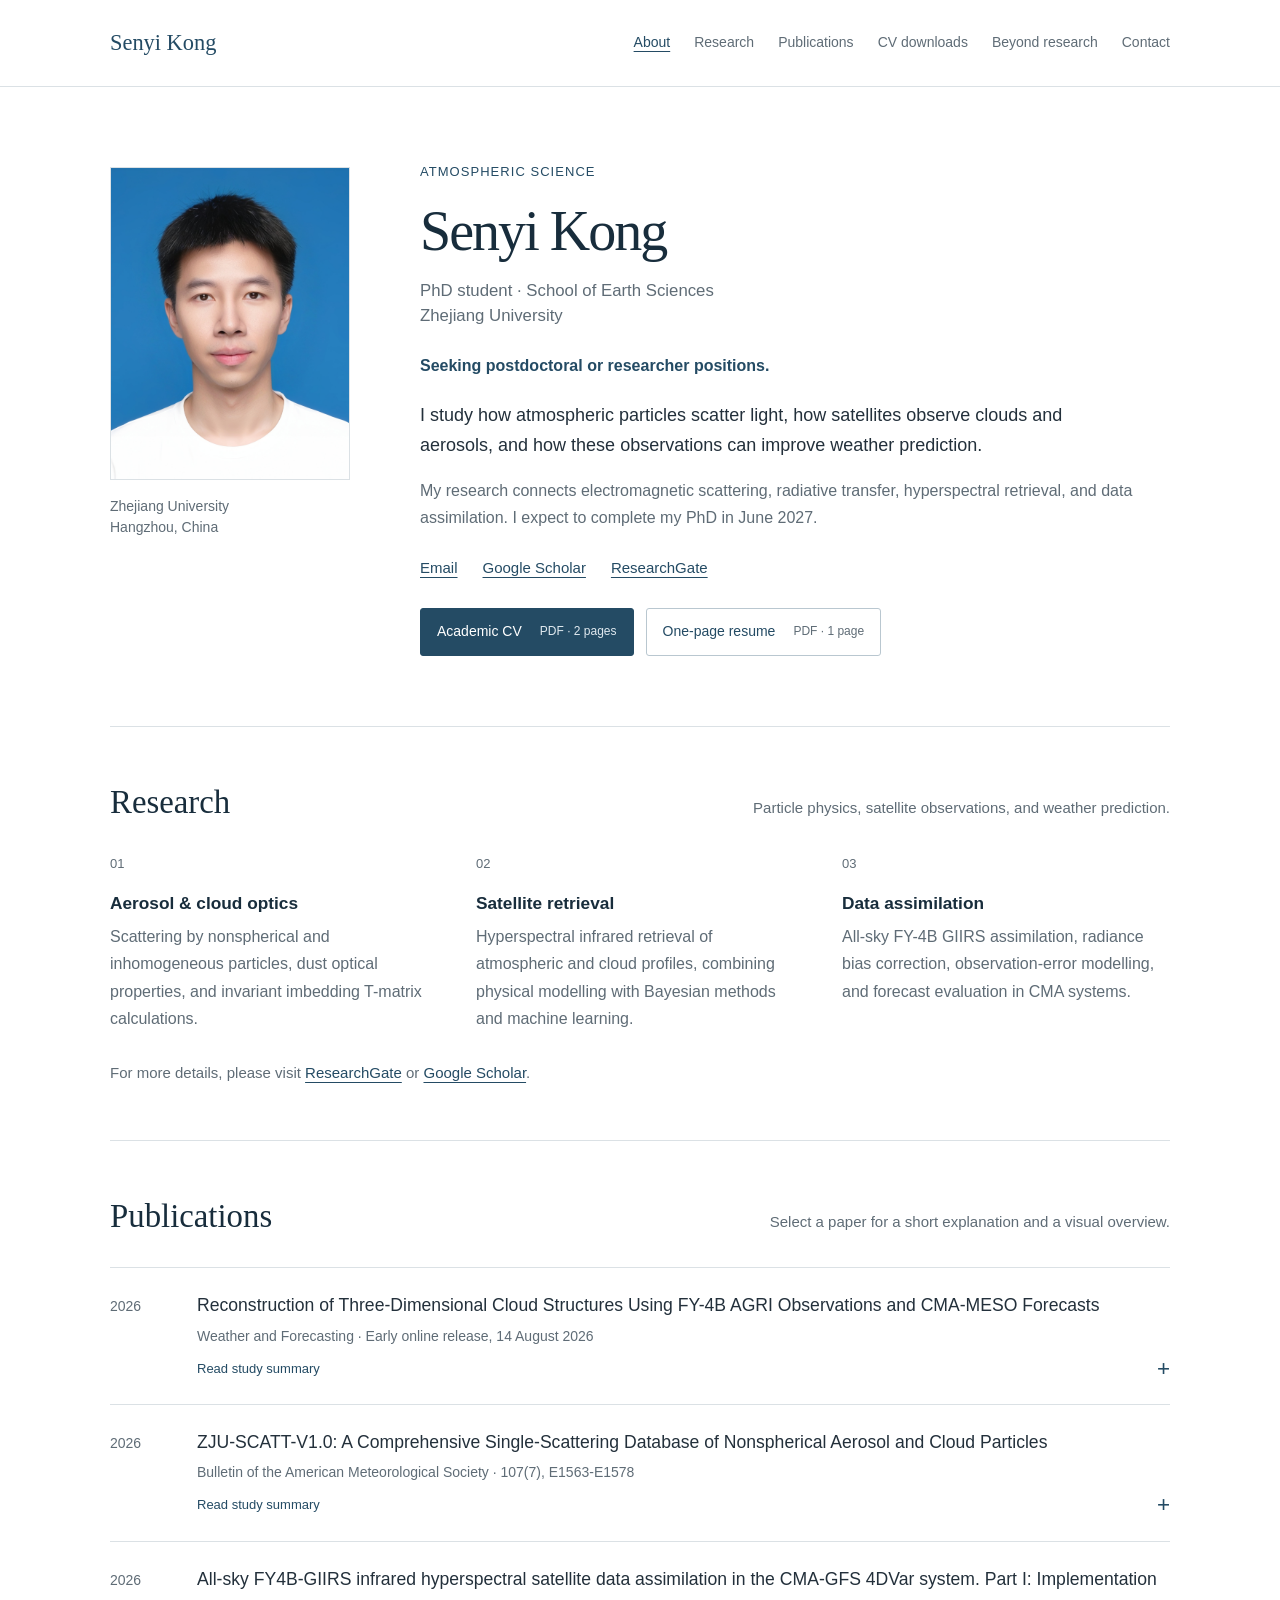
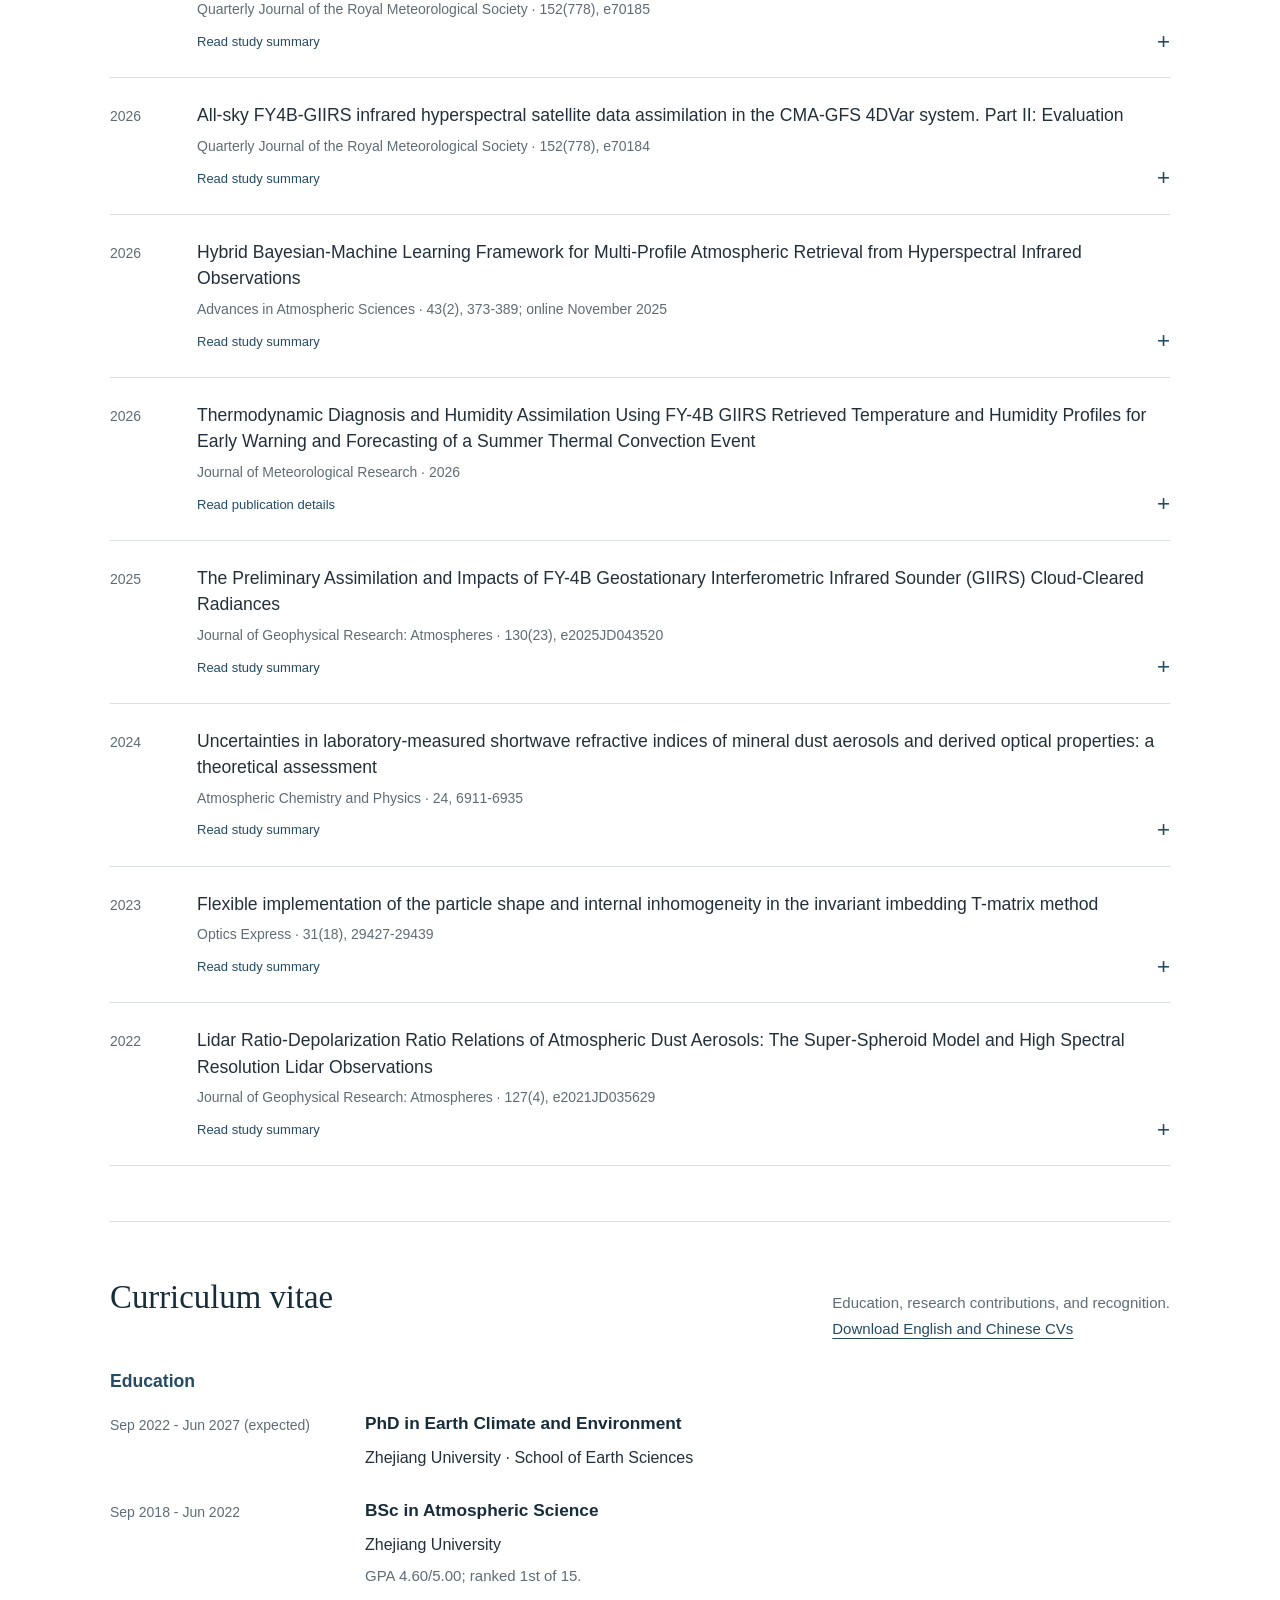
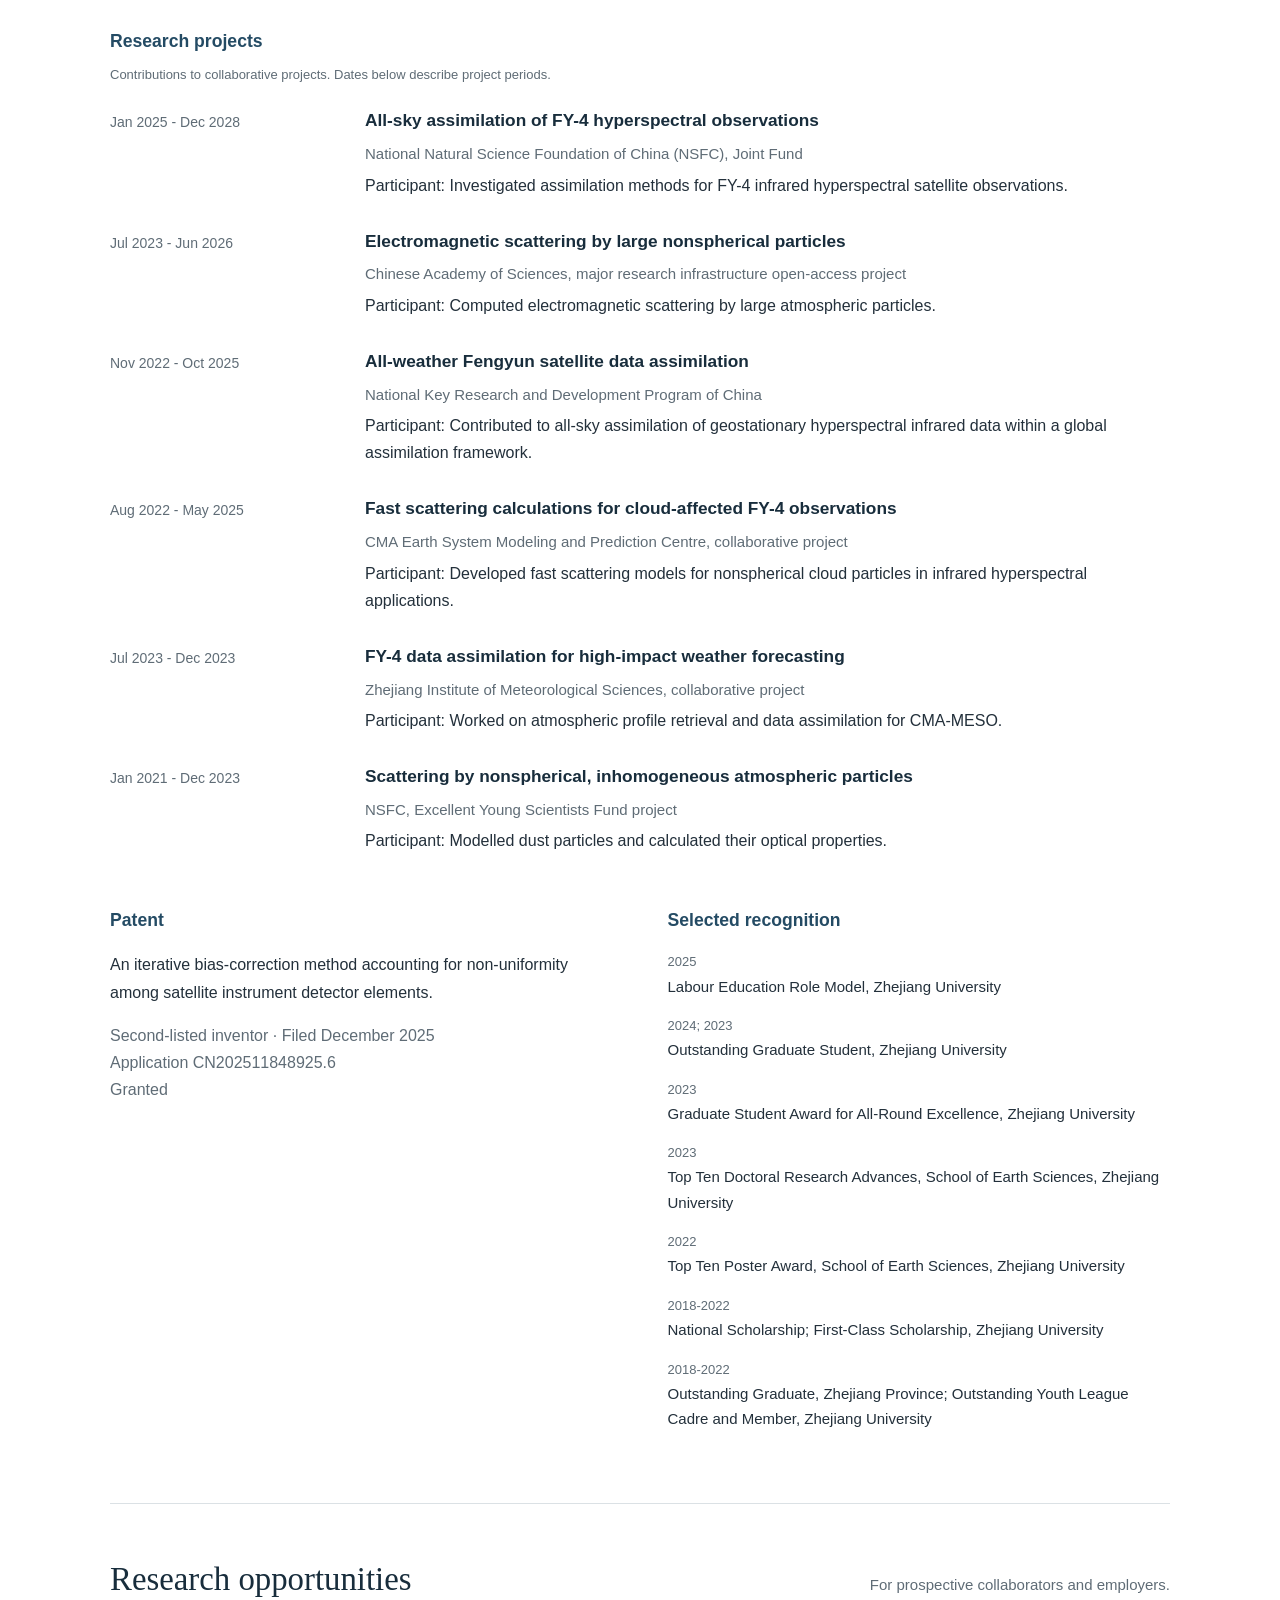
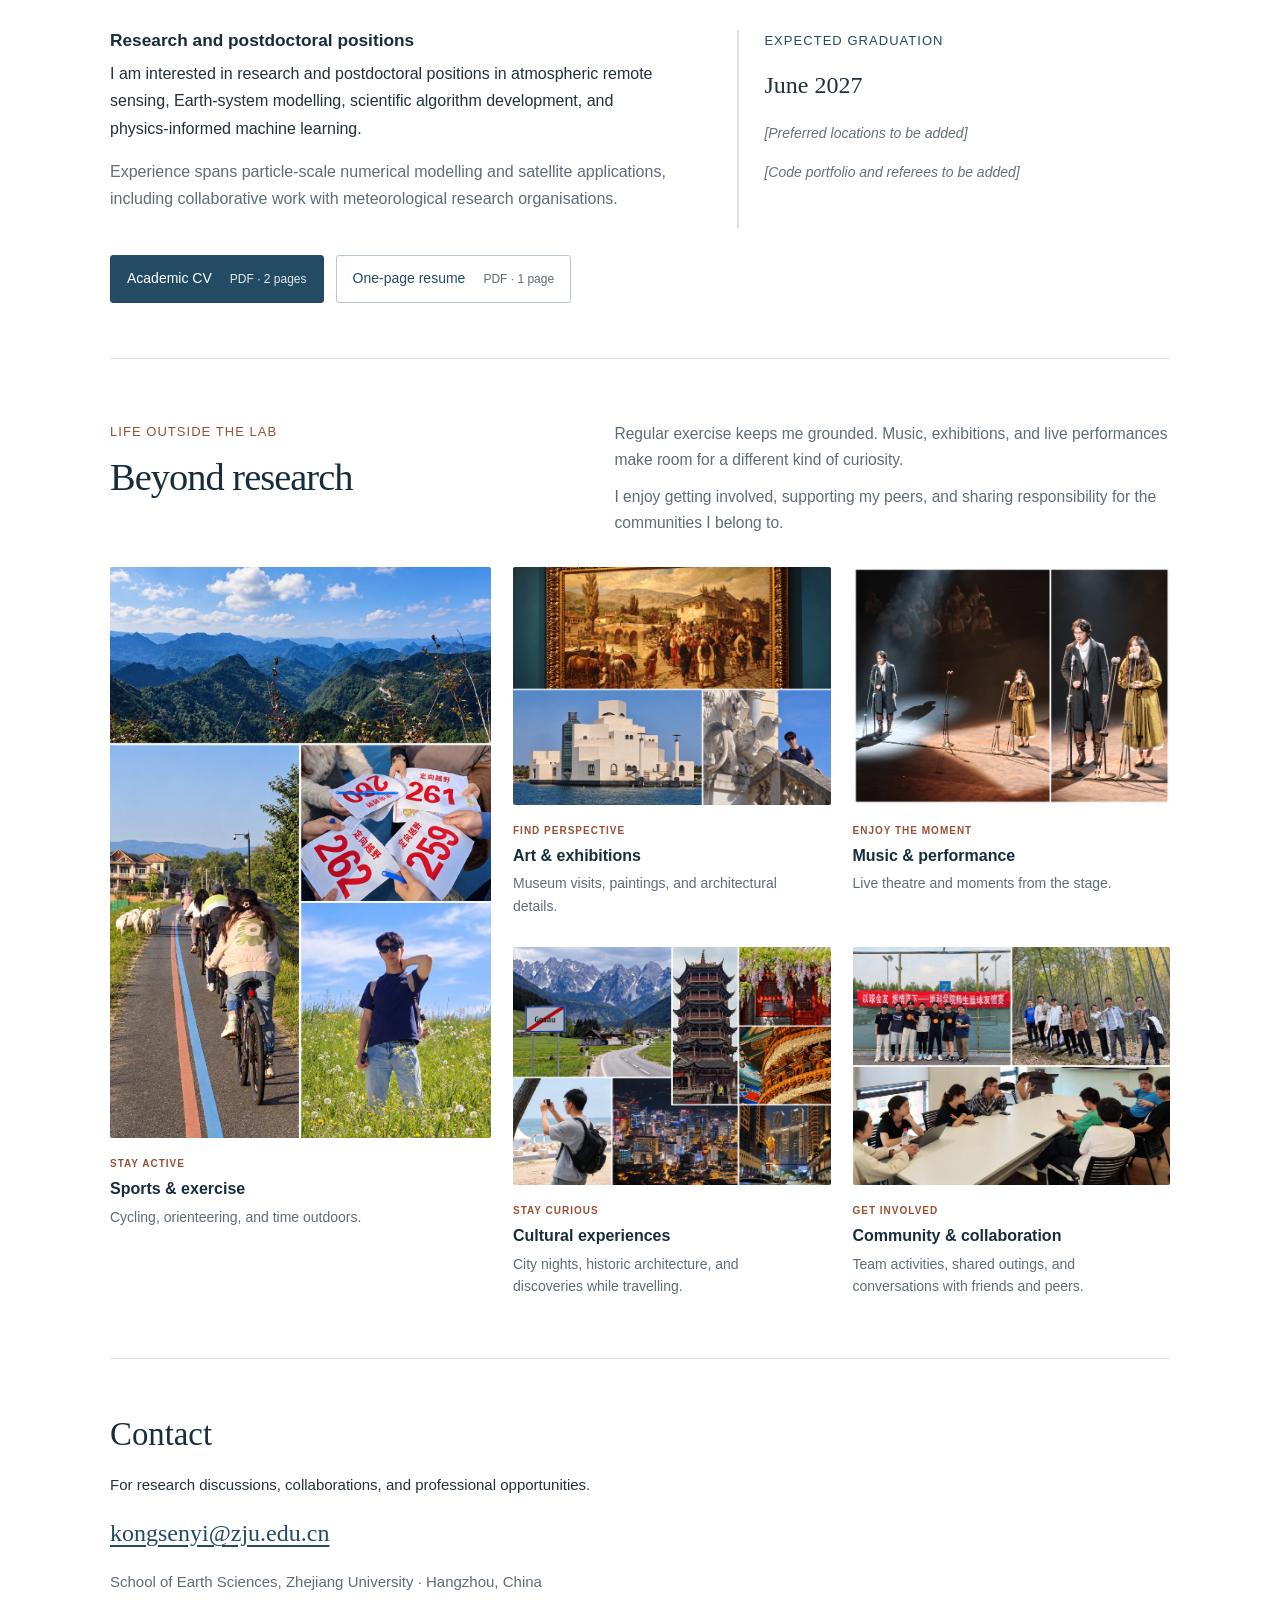
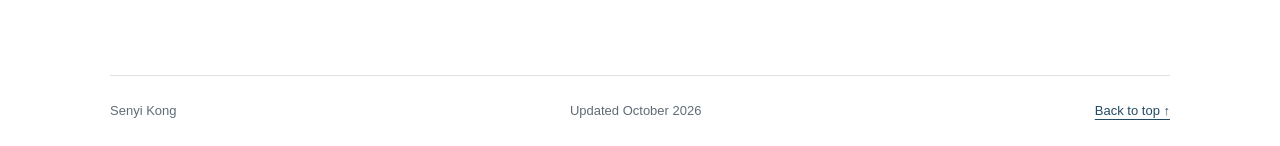
<file: index.html>
<!DOCTYPE html>

<html lang="en">
<head>
<meta charset="utf-8"/><meta content="width=device-width,initial-scale=1" name="viewport"/>
<title>Senyi Kong | Atmospheric Science &amp; Research</title>
<meta content="Senyi Kong, PhD student at Zhejiang University. Atmospheric optics, satellite remote sensing, data assimilation, publications, and English CV." name="description"/>
<meta content="#18364d" name="theme-color"/>
<link href="https://senyi-kong.github.io/" rel="canonical"/>
<link href="data:image/svg+xml,%3Csvg xmlns='http://www.w3.org/2000/svg' viewBox='0 0 64 64'%3E%3Crect width='64' height='64' rx='16' fill='%230b1e35'/%3E%3Ccircle cx='32' cy='32' r='15' fill='none' stroke='%2392bbdf' stroke-width='3'/%3E%3Cpath d='M11 38c14-8 27-10 42-4' fill='none' stroke='%23e9f0f5' stroke-width='3' stroke-linecap='round'/%3E%3Ccircle cx='47' cy='34' r='4' fill='%23de8f62'/%3E%3C/svg%3E" rel="icon"/>
<link href="./styles.css?v=20261006-beyond" rel="stylesheet"/>
</head>
<body>
<a class="skip-link" href="#main">Skip to content</a>
<header class="site-header"><div class="shell nav-wrap">
<a aria-label="Senyi Kong home" class="wordmark" href="#top">Senyi Kong</a>
<nav aria-label="Primary navigation"><a href="#about">About</a><a href="#research">Research</a><a href="#publications">Publications</a><a href="cv/">CV downloads</a><a href="#personal">Beyond research</a><a href="#contact">Contact</a></nav>
</div></header>
<main id="main">
<section aria-labelledby="name" class="intro shell" id="top">
<figure class="portrait-panel">
<img alt="Portrait of Senyi Kong" class="portrait" fetchpriority="high" height="3408" src="assets/senyi-kong-portrait.jpg" width="2614"/>
<figcaption>Zhejiang University<br/>Hangzhou, China</figcaption></figure>
<div class="intro-copy" id="about"><p class="eyebrow">Atmospheric science</p><h1 id="name">Senyi Kong</h1><p class="role">PhD student · School of Earth Sciences<br/>Zhejiang University</p>
<p class="opportunity-status"><strong>Seeking postdoctoral or researcher positions.</strong></p>
<p class="intro-description">I study how atmospheric particles scatter light, how satellites observe clouds and aerosols, and how these observations can improve weather prediction.</p>
<p class="secondary">My research connects electromagnetic scattering, radiative transfer, hyperspectral retrieval, and data assimilation. I expect to complete my PhD in June 2027.</p>
<div class="profile-links"><a href="mailto:kongsenyi@zju.edu.cn">Email</a><a href="https://scholar.google.com/citations?user=Wslg8nAAAAAJ&amp;hl=en" rel="noreferrer" target="_blank">Google Scholar</a><a href="https://www.researchgate.net/profile/Senyi_Kong/research" rel="noreferrer" target="_blank">ResearchGate</a></div>
<div class="download-links"><a class="button primary" download="" href="assets/Senyi-Kong-CV-English.pdf">Academic CV <span>PDF · 2 pages</span></a><a class="button" download="" href="assets/Senyi-Kong-Resume-One-Page.pdf">One-page resume <span>PDF · 1 page</span></a></div>
</div></section>
<section aria-labelledby="research-title" class="section shell" id="research"><div class="section-header"><h2 id="research-title">Research</h2><p>Particle physics, satellite observations, and weather prediction.</p></div>
<div class="research-grid">
<article><span class="section-number">01</span><h3>Aerosol &amp; cloud optics</h3><p>Scattering by nonspherical and inhomogeneous particles, dust optical properties, and invariant imbedding T-matrix calculations.</p></article>
<article><span class="section-number">02</span><h3>Satellite retrieval</h3><p>Hyperspectral infrared retrieval of atmospheric and cloud profiles, combining physical modelling with Bayesian methods and machine learning.</p></article>
<article><span class="section-number">03</span><h3>Data assimilation</h3><p>All-sky FY-4B GIIRS assimilation, radiance bias correction, observation-error modelling, and forecast evaluation in CMA systems.</p></article>
</div><p class="research-profiles">For more details, please visit <a href="https://www.researchgate.net/profile/Senyi_Kong/research" rel="noreferrer" target="_blank">ResearchGate</a> or <a href="https://scholar.google.com/citations?user=Wslg8nAAAAAJ&amp;hl=en" rel="noreferrer" target="_blank">Google Scholar</a>.</p></section>
<section aria-labelledby="pub-title" class="section shell" id="publications"><div class="section-header"><h2 id="pub-title">Publications</h2><p>Select a paper for a short explanation and a visual overview.</p></div>
<div class="publication-list"><details class="publication" id="study-cloud3d">
<summary><span class="pub-year">2026</span><span class="pub-heading"><span class="pub-title">Reconstruction of Three-Dimensional Cloud Structures Using FY-4B AGRI Observations and CMA-MESO Forecasts</span><span class="pub-meta">Weather and Forecasting · Early online release, 14 August 2026</span><span class="pub-read">Read study summary <span aria-hidden="true">+</span></span></span></summary>
<div class="publication-body"><p class="pub-authors">X. Song, W. Han, S. Kong, J. Yan, K. Zhou</p><span class="topic">Cloud reconstruction</span><p>This study combines FY-4B AGRI infrared observations with CMA-MESO model fields in a Bayesian framework to reconstruct cloud water, ice, and cloud fraction in three dimensions. In a South China squall-line case, the reconstructed clouds agree more closely with brightness-temperature and radar observations. Assimilation experiments also improve the spatial representation of precipitation.</p><a class="inline-link" href="https://doi.org/10.1175/WAF-D-25-0251.1" rel="noreferrer" target="_blank">Read the paper <span aria-hidden="true">↗</span></a><span class="doi">DOI: 10.1175/WAF-D-25-0251.1</span></div></details>
<details class="publication" id="study-scatt">
<summary><span class="pub-year">2026</span><span class="pub-heading"><span class="pub-title">ZJU-SCATT-V1.0: A Comprehensive Single-Scattering Database of Nonspherical Aerosol and Cloud Particles</span><span class="pub-meta">Bulletin of the American Meteorological Society · 107(7), E1563-E1578</span><span class="pub-read">Read study summary <span aria-hidden="true">+</span></span></span></summary>
<div class="publication-body"><p class="pub-authors">L. Bi, S. Kong, Y. Xi, X. Wang, W. Lin, Z. Du, W. Han, X. Zhang</p><span class="topic">Scattering database</span><p>ZJU-SCATT provides single-scattering properties for nonspherical and internally mixed aerosols and ice particles. It connects detailed electromagnetic calculations with remote sensing, radiative transfer, and data assimilation. A companion neural-network emulator makes the optical properties easier to use without repeating expensive scattering calculations.</p><figure class="paper-figure"><a aria-label="Enlarge Figure 1 from Bi et al. (2026)" href="assets/paper-scatt-figure1.webp" rel="noreferrer" target="_blank"><img alt="Particle models represented in ZJU-SCATT: black carbon, sea salt, dust, and ice crystals." decoding="async" height="561" loading="lazy" src="assets/paper-scatt-figure1.webp" width="1000"/></a><figcaption>Particle models represented in ZJU-SCATT: black carbon, sea salt, dust, and ice crystals.<span>Figure 1 from <a href="https://doi.org/10.1175/BAMS-D-25-0258.1" rel="noreferrer" target="_blank">Bi et al. (2026)</a>. Original figure; click to enlarge.</span></figcaption></figure><a class="inline-link" href="https://doi.org/10.1175/BAMS-D-25-0258.1" rel="noreferrer" target="_blank">Read the paper <span aria-hidden="true">↗</span></a><span class="doi">DOI: 10.1175/BAMS-D-25-0258.1</span></div></details>
<details class="publication" id="study-allsky1">
<summary><span class="pub-year">2026</span><span class="pub-heading"><span class="pub-title">All-sky FY4B-GIIRS infrared hyperspectral satellite data assimilation in the CMA-GFS 4DVar system. Part I: Implementation</span><span class="pub-meta">Quarterly Journal of the Royal Meteorological Society · 152(778), e70185</span><span class="pub-read">Read study summary <span aria-hidden="true">+</span></span></span></summary>
<div class="publication-body"><p class="pub-authors">S. Kong, W. Han, L. Bi, R. Yin</p><span class="topic">First author · Data assimilation</span><p>Clouds make infrared observations harder to assimilate because they introduce bias, non-Gaussian departures, and correlated errors. This study develops an all-sky GIIRS workflow for CMA-GFS 4DVar, combining detector-level bias correction, a cloud-dependent error model, hydrometeor-bias correction, and error inflation. The framework enables more cloud-affected water-vapour observations to pass quality control.</p><figure class="paper-figure"><a aria-label="Enlarge Figure 11 from Kong et al. (2026), Part I" href="assets/paper-allsky1-figure11.webp" rel="noreferrer" target="_blank"><img alt="Mean observation-minus-background departures for three GIIRS channels, before and after cloud bias correction." decoding="async" height="2093" loading="lazy" src="assets/paper-allsky1-figure11.webp" width="3117"/></a><figcaption>Mean observation-minus-background departures for three GIIRS channels, before and after cloud bias correction.<span>Figure 11 from <a href="https://doi.org/10.1002/qj.70185" rel="noreferrer" target="_blank">Kong et al. (2026), Part I</a>. Original figure; click to enlarge.</span></figcaption></figure><a class="inline-link" href="https://doi.org/10.1002/qj.70185" rel="noreferrer" target="_blank">Read the paper <span aria-hidden="true">↗</span></a><span class="doi">DOI: 10.1002/qj.70185</span></div></details>
<details class="publication" id="study-allsky2">
<summary><span class="pub-year">2026</span><span class="pub-heading"><span class="pub-title">All-sky FY4B-GIIRS infrared hyperspectral satellite data assimilation in the CMA-GFS 4DVar system. Part II: Evaluation</span><span class="pub-meta">Quarterly Journal of the Royal Meteorological Society · 152(778), e70184</span><span class="pub-read">Read study summary <span aria-hidden="true">+</span></span></span></summary>
<div class="publication-body"><p class="pub-authors">S. Kong, W. Han, L. Bi, R. Yin</p><span class="topic">First author · Forecast evaluation</span><p>The second paper evaluates the all-sky system using single-observation experiments, typhoon cases, and cycling assimilation. It reports improvements in humidity analysis and medium-range forecast skill, while short-range global effects are largely neutral. The evaluation also shows how cloud effects change the vertical sensitivity of infrared water-vapour channels.</p><figure class="paper-figure"><a aria-label="Enlarge Figure 4 from Kong et al. (2026), Part II" href="assets/paper-allsky2-figure4.webp" rel="noreferrer" target="_blank"><img alt="Typhoon Khanun and Gaemi: observed and forecast tracks, with track, pressure, and wind errors across assimilation experiments." decoding="async" height="3653" loading="lazy" src="assets/paper-allsky2-figure4.webp" width="3662"/></a><figcaption>Typhoon Khanun and Gaemi: observed and forecast tracks, with track, pressure, and wind errors across assimilation experiments.<span>Figure 4 from <a href="https://doi.org/10.1002/qj.70184" rel="noreferrer" target="_blank">Kong et al. (2026), Part II</a>. Original figure; click to enlarge.</span></figcaption></figure><a class="inline-link" href="https://doi.org/10.1002/qj.70184" rel="noreferrer" target="_blank">Read the paper <span aria-hidden="true">↗</span></a><span class="doi">DOI: 10.1002/qj.70184</span></div></details>
<details class="publication" id="study-bayesian">
<summary><span class="pub-year">2026</span><span class="pub-heading"><span class="pub-title">Hybrid Bayesian-Machine Learning Framework for Multi-Profile Atmospheric Retrieval from Hyperspectral Infrared Observations</span><span class="pub-meta">Advances in Atmospheric Sciences · 43(2), 373-389; online November 2025</span><span class="pub-read">Read study summary <span aria-hidden="true">+</span></span></span></summary>
<div class="publication-body"><p class="pub-authors">S. Kong, L. Bi, W. Han, R. Yin, H. Zhang</p><span class="topic">First author · Physics &amp; machine learning</span><p>A Bayesian method first adjusts ERA5 profiles to improve consistency with GIIRS infrared observations. Those profiles then train TERNet, a Transformer-ResNet model that retrieves temperature, humidity, ozone, and cloud properties. Independent comparisons with radiosonde and CALIPSO observations test how well the approach transfers across different weather conditions.</p><figure class="paper-figure"><a aria-label="Enlarge Figure 8 from Kong et al. (2026)" href="assets/paper-bayesian-figure8.webp" rel="noreferrer" target="_blank"><img alt="TERNet predictions against test-set targets for temperature, humidity, ozone, cloud fraction, ice water, and liquid water." decoding="async" height="2054" loading="lazy" src="assets/paper-bayesian-figure8.webp" width="3150"/></a><figcaption>TERNet predictions against test-set targets for temperature, humidity, ozone, cloud fraction, ice water, and liquid water.<span>Figure 8 from <a href="https://doi.org/10.1007/s00376-025-5070-9" rel="noreferrer" target="_blank">Kong et al. (2026)</a>. Original figure; click to enlarge.</span></figcaption></figure><a class="inline-link" href="https://doi.org/10.1007/s00376-025-5070-9" rel="noreferrer" target="_blank">Read the paper <span aria-hidden="true">↗</span></a><span class="doi">DOI: 10.1007/s00376-025-5070-9</span></div></details>
<details class="publication" id="study-thermal-convection">
<summary><span class="pub-year">2026</span><span class="pub-heading"><span class="pub-title">Thermodynamic Diagnosis and Humidity Assimilation Using FY-4B GIIRS Retrieved Temperature and Humidity Profiles for Early Warning and Forecasting of a Summer Thermal Convection Event</span><span class="pub-meta">Journal of Meteorological Research · 2026</span><span class="pub-read">Read publication details <span aria-hidden="true">+</span></span></span></summary>
<div class="publication-body"><p class="pub-authors">H. Zhang, W. Han, L. Luo, S. Kong, F. Chen, H. Shen</p><span class="topic">Atmospheric retrieval · Data assimilation</span><a class="inline-link" href="https://doi.org/10.1007/s13351-026-5287-2" target="_blank" rel="noreferrer">Read the paper</a><span class="doi">DOI: 10.1007/s13351-026-5287-2</span></div></details>
<details class="publication" id="study-cloudcleared">
<summary><span class="pub-year">2025</span><span class="pub-heading"><span class="pub-title">The Preliminary Assimilation and Impacts of FY-4B Geostationary Interferometric Infrared Sounder (GIIRS) Cloud-Cleared Radiances</span><span class="pub-meta">Journal of Geophysical Research: Atmospheres · 130(23), e2025JD043520</span><span class="pub-read">Read study summary <span aria-hidden="true">+</span></span></span></summary>
<div class="publication-body"><p class="pub-authors">R. Yin, W. Han, Z. Zhao, X. Gong, S. Kong, F. Zhang, J. Li</p><span class="topic">Satellite observations</span><p>Cloud clearing offers another route to using infrared observations affected by clouds. This study uses an AGRI cloud mask to derive GIIRS cloud-cleared radiances, then evaluates them in a month of CMA-GFS assimilation experiments. The additional observations produce modest improvements in several analysis fields and promising forecast effects, including precipitation and typhoon cases.</p><figure class="paper-figure"><a aria-label="Enlarge Figure 2 from Yin et al. (2025)" href="assets/paper-cloudcleared-figure2.webp" rel="noreferrer" target="_blank"><img alt="GIIRS observation coverage during two typhoon cases: clear-sky observations in blue and successful cloud-cleared radiances in red." decoding="async" height="484" loading="lazy" src="assets/paper-cloudcleared-figure2.webp" width="1316"/></a><figcaption>GIIRS observation coverage during two typhoon cases: clear-sky observations in blue and successful cloud-cleared radiances in red.<span>Figure 2 from <a href="https://doi.org/10.1029/2025JD043520" rel="noreferrer" target="_blank">Yin et al. (2025)</a>. Original figure; click to enlarge.</span></figcaption></figure><a class="inline-link" href="https://doi.org/10.1029/2025JD043520" rel="noreferrer" target="_blank">Read the paper <span aria-hidden="true">↗</span></a><span class="doi">DOI: 10.1029/2025JD043520</span></div></details>
<details class="publication" id="study-dust">
<summary><span class="pub-year">2024</span><span class="pub-heading"><span class="pub-title">Uncertainties in laboratory-measured shortwave refractive indices of mineral dust aerosols and derived optical properties: a theoretical assessment</span><span class="pub-meta">Atmospheric Chemistry and Physics · 24, 6911-6935</span><span class="pub-read">Read study summary <span aria-hidden="true">+</span></span></span></summary>
<div class="publication-body"><p class="pub-authors">S. Kong, Z. Wang, L. Bi</p><span class="topic">First author · Optical uncertainty</span><p>This numerical study tests what happens when irregular, internally mixed dust is treated as homogeneous spheres during refractive-index retrieval. Shape and particle-sizing assumptions can bias the retrieved absorption and the optical properties calculated afterwards. The results support using consistent nonspherical models for both retrieval and downstream optical simulations.</p><figure class="paper-figure"><a aria-label="Enlarge Figure 3 from Kong, Wang and Bi (2024)" href="assets/paper-dust-figure3.webp" rel="noreferrer" target="_blank"><img alt="How assumed dust shape and composition affect conversions between optical and geometric particle diameters." decoding="async" height="2088" loading="lazy" src="assets/paper-dust-figure3.webp" width="2067"/></a><figcaption>How assumed dust shape and composition affect conversions between optical and geometric particle diameters.<span>Figure 3 from <a href="https://doi.org/10.5194/acp-24-6911-2024" rel="noreferrer" target="_blank">Kong, Wang and Bi (2024)</a> · <a href="https://creativecommons.org/licenses/by/4.0/" rel="noreferrer" target="_blank">CC BY 4.0</a>. Original figure; click to enlarge.</span></figcaption></figure><a class="inline-link" href="https://doi.org/10.5194/acp-24-6911-2024" rel="noreferrer" target="_blank">Read the paper <span aria-hidden="true">↗</span></a><span class="doi">DOI: 10.5194/acp-24-6911-2024</span></div></details>
<details class="publication" id="study-iitm">
<summary><span class="pub-year">2023</span><span class="pub-heading"><span class="pub-title">Flexible implementation of the particle shape and internal inhomogeneity in the invariant imbedding T-matrix method</span><span class="pub-meta">Optics Express · 31(18), 29427-29439</span><span class="pub-read">Read study summary <span aria-hidden="true">+</span></span></span></summary>
<div class="publication-body"><p class="pub-authors">Z. Wang, L. Bi, S. Kong</p><span class="topic">Electromagnetic modelling</span><p>This methods paper addresses how particle shape and internal material variation are represented in the invariant imbedding T-matrix method. A more flexible representation enables scattering calculations for particles whose geometry and composition are more complex than homogeneous spheres. It supports the physical modelling needed for atmospheric particle optics.</p><figure class="paper-figure"><a aria-label="Enlarge Figure 2 from Wang, Bi and Kong (2023)" href="assets/paper-iitm-figure2.webp" rel="noreferrer" target="_blank"><img alt="A super-spheroid and its spherical layers on a discrete grid; red cells identify material inside the particle." decoding="async" height="271" loading="lazy" src="assets/paper-iitm-figure2.webp" width="1105"/></a><figcaption>A super-spheroid and its spherical layers on a discrete grid; red cells identify material inside the particle.<span>Figure 2 from <a href="https://doi.org/10.1364/OE.498190" rel="noreferrer" target="_blank">Wang, Bi and Kong (2023)</a>. Original figure; click to enlarge.</span></figcaption></figure><a class="inline-link" href="https://doi.org/10.1364/OE.498190" rel="noreferrer" target="_blank">Read the paper <span aria-hidden="true">↗</span></a><span class="doi">DOI: 10.1364/OE.498190</span></div></details>
<details class="publication" id="study-lidar">
<summary><span class="pub-year">2022</span><span class="pub-heading"><span class="pub-title">Lidar Ratio-Depolarization Ratio Relations of Atmospheric Dust Aerosols: The Super-Spheroid Model and High Spectral Resolution Lidar Observations</span><span class="pub-meta">Journal of Geophysical Research: Atmospheres · 127(4), e2021JD035629</span><span class="pub-read">Read study summary <span aria-hidden="true">+</span></span></span></summary>
<div class="publication-body"><p class="pub-authors">S. Kong, K. Sato, L. Bi</p><span class="topic">First author · Lidar remote sensing</span><p>Dust particles are irregular, and their shape affects how lidar signals are interpreted. This study varies super-spheroid shape, size, and refractive index in scattering calculations at 355 nm, then compares lidar and depolarization ratios with NASA airborne observations. The model explains a broad range of observed dust optical behaviour.</p><figure class="paper-figure"><a aria-label="Enlarge Figure 9 from Kong, Sato and Bi (2022)" href="assets/paper-lidar-figure9.webp" rel="noreferrer" target="_blank"><img alt="Super-spheroid simulations compared with airborne HSRL-2 observations of lidar and depolarization ratios at 355 nm." decoding="async" height="1757" loading="lazy" src="assets/paper-lidar-figure9.webp" width="1658"/></a><figcaption>Super-spheroid simulations compared with airborne HSRL-2 observations of lidar and depolarization ratios at 355 nm.<span>Figure 9 from <a href="https://doi.org/10.1029/2021JD035629" rel="noreferrer" target="_blank">Kong, Sato and Bi (2022)</a>. Original figure; click to enlarge.</span></figcaption></figure><a class="inline-link" href="https://doi.org/10.1029/2021JD035629" rel="noreferrer" target="_blank">Read the paper <span aria-hidden="true">↗</span></a><span class="doi">DOI: 10.1029/2021JD035629</span></div></details></div>
</section>
<section aria-labelledby="cv-title" class="section shell" id="resume"><div class="section-header"><h2 id="cv-title">Curriculum vitae</h2><p>Education, research contributions, and recognition.<br/><a href="cv/">Download English and Chinese CVs</a></p></div>
<div class="cv-group"><h3 class="group-heading">Education</h3><article class="cv-row"><p class="date">Sep 2022 - Jun 2027 (expected)</p><div><h3>PhD in Earth Climate and Environment</h3><p>Zhejiang University · School of Earth Sciences</p></div></article>
<article class="cv-row"><p class="date">Sep 2018 - Jun 2022</p><div><h3>BSc in Atmospheric Science</h3><p>Zhejiang University</p><p class="secondary">GPA 4.60/5.00; ranked 1st of 15.</p></div></article></div>
<div class="cv-group"><h3 class="group-heading">Research projects</h3><p class="section-note">Contributions to collaborative projects. Dates below describe project periods.</p><article class="cv-row project"><p class="date">Jan 2025 - Dec 2028</p><div><h3>All-sky assimilation of FY-4 hyperspectral observations</h3><p class="secondary">National Natural Science Foundation of China (NSFC), Joint Fund</p><p>Participant: Investigated assimilation methods for FY-4 infrared hyperspectral satellite observations.</p></div></article>
<article class="cv-row project"><p class="date">Jul 2023 - Jun 2026</p><div><h3>Electromagnetic scattering by large nonspherical particles</h3><p class="secondary">Chinese Academy of Sciences, major research infrastructure open-access project</p><p>Participant: Computed electromagnetic scattering by large atmospheric particles.</p></div></article>
<article class="cv-row project"><p class="date">Nov 2022 - Oct 2025</p><div><h3>All-weather Fengyun satellite data assimilation</h3><p class="secondary">National Key Research and Development Program of China</p><p>Participant: Contributed to all-sky assimilation of geostationary hyperspectral infrared data within a global assimilation framework.</p></div></article>
<article class="cv-row project"><p class="date">Aug 2022 - May 2025</p><div><h3>Fast scattering calculations for cloud-affected FY-4 observations</h3><p class="secondary">CMA Earth System Modeling and Prediction Centre, collaborative project</p><p>Participant: Developed fast scattering models for nonspherical cloud particles in infrared hyperspectral applications.</p></div></article>
<article class="cv-row project"><p class="date">Jul 2023 - Dec 2023</p><div><h3>FY-4 data assimilation for high-impact weather forecasting</h3><p class="secondary">Zhejiang Institute of Meteorological Sciences, collaborative project</p><p>Participant: Worked on atmospheric profile retrieval and data assimilation for CMA-MESO.</p></div></article>
<article class="cv-row project"><p class="date">Jan 2021 - Dec 2023</p><div><h3>Scattering by nonspherical, inhomogeneous atmospheric particles</h3><p class="secondary">NSFC, Excellent Young Scientists Fund project</p><p>Participant: Modelled dust particles and calculated their optical properties.</p></div></article></div>
<div class="cv-columns"><div>
<h3 class="group-heading">Patent</h3><p>An iterative bias-correction method accounting for non-uniformity among satellite instrument detector elements.</p><p class="secondary">Second-listed inventor · Filed December 2025<br/>Application CN202511848925.6<br/>Granted</p></div>
<div><h3 class="group-heading">Selected recognition</h3><ul class="awards"><li><span>2025</span>Labour Education Role Model, Zhejiang University</li><li><span>2024; 2023</span>Outstanding Graduate Student, Zhejiang University</li><li><span>2023</span>Graduate Student Award for All-Round Excellence, Zhejiang University</li><li><span>2023</span>Top Ten Doctoral Research Advances, School of Earth Sciences, Zhejiang University</li><li><span>2022</span>Top Ten Poster Award, School of Earth Sciences, Zhejiang University</li><li><span>2018-2022</span>National Scholarship; First-Class Scholarship, Zhejiang University</li><li><span>2018-2022</span>Outstanding Graduate, Zhejiang Province; Outstanding Youth League Cadre and Member, Zhejiang University</li></ul></div></div>
</section>
<section aria-labelledby="opportunity-title" class="section shell" id="opportunities"><div class="section-header"><h2 id="opportunity-title">Research opportunities</h2><p>For prospective collaborators and employers.</p></div>
<div class="opportunities"><div><h3>Research and postdoctoral positions</h3><p>I am interested in research and postdoctoral positions in atmospheric remote sensing, Earth-system modelling, scientific algorithm development, and physics-informed machine learning.</p><p class="secondary">Experience spans particle-scale numerical modelling and satellite applications, including collaborative work with meteorological research organisations.</p></div><div class="application-note"><p class="small-label">Expected graduation</p><p class="graduation">June 2027</p><p class="placeholder">[Preferred locations to be added]</p><p class="placeholder">[Code portfolio and referees to be added]</p></div></div><div class="download-links"><a class="button primary" download="" href="assets/Senyi-Kong-CV-English.pdf">Academic CV <span>PDF · 2 pages</span></a><a class="button" download="" href="assets/Senyi-Kong-Resume-One-Page.pdf">One-page resume <span>PDF · 1 page</span></a></div>
</section>

<section aria-labelledby="personal-title" class="section shell personal-section" id="personal">
<div class="personal-heading">
<div><p class="eyebrow">Life outside the lab</p><h2 id="personal-title">Beyond research</h2></div>
<div class="personal-copy"><p>Regular exercise keeps me grounded. Music, exhibitions, and live performances make room for a different kind of curiosity.</p><p>I enjoy getting involved, supporting my peers, and sharing responsibility for the communities I belong to.</p></div>
</div>
<div class="activity-grid">
<figure class="activity activity-sport">
<div class="activity-media activity-composite"><a href="assets/beyond-sports-and-exercise.webp" target="_blank" rel="noopener noreferrer" aria-label="View this collage at full size"><img src="assets/beyond-sports-and-exercise.webp" width="1024" height="1536" loading="lazy" decoding="async" alt="Photo collage of mountain scenery, cycling, orienteering bibs, and a meadow hike."/></a></div>
<figcaption><span class="activity-label">Stay active</span><h3>Sports &amp; exercise</h3><p>Cycling, orienteering, and time outdoors.</p></figcaption>
</figure>
<figure class="activity activity-art">
<div class="activity-media activity-composite"><a href="assets/beyond-art-and-exhibitions.webp" target="_blank" rel="noopener noreferrer" aria-label="View this collage at full size"><img src="assets/beyond-art-and-exhibitions.webp" width="1448" height="1086" loading="lazy" decoding="async" alt="Photo collage of a museum painting, waterfront museum architecture, and stone sculpture."/></a></div>
<figcaption><span class="activity-label">Find perspective</span><h3>Art &amp; exhibitions</h3><p>Museum visits, paintings, and architectural details.</p></figcaption>
</figure>
<figure class="activity activity-music">
<div class="activity-media activity-composite"><a href="assets/beyond-music-and-performance.webp" target="_blank" rel="noopener noreferrer" aria-label="View this collage at full size"><img src="assets/beyond-music-and-performance.webp" width="1448" height="1086" loading="lazy" decoding="async" alt="Two views of the same theatre performance, showing two performers on stage."/></a></div>
<figcaption><span class="activity-label">Enjoy the moment</span><h3>Music &amp; performance</h3><p>Live theatre and moments from the stage.</p></figcaption>
</figure>
<figure class="activity activity-culture">
<div class="activity-media activity-composite"><a href="assets/beyond-cultural-experiences.webp" target="_blank" rel="noopener noreferrer" aria-label="View this collage at full size"><img src="assets/beyond-cultural-experiences.webp" width="1448" height="1086" loading="lazy" decoding="async" alt="Travel collage of an Alpine village, city nights, a pagoda, a traditional garden, temple carvings, and seaside photography."/></a></div>
<figcaption><span class="activity-label">Stay curious</span><h3>Cultural experiences</h3><p>City nights, historic architecture, and discoveries while travelling.</p></figcaption>
</figure>
<figure class="activity activity-community">
<div class="activity-media activity-composite"><a href="assets/beyond-community-and-collaboration.webp" target="_blank" rel="noopener noreferrer" aria-label="View this collage at full size"><img src="assets/beyond-community-and-collaboration.webp" width="1448" height="1086" loading="lazy" decoding="async" alt="Collage of a basketball team, friends in a bamboo forest, and a peer discussion."/></a></div>
<figcaption><span class="activity-label">Get involved</span><h3>Community &amp; collaboration</h3><p>Team activities, shared outings, and conversations with friends and peers.</p></figcaption>
</figure>
</div>
</section>
<section aria-labelledby="contact-title" class="section shell contact-section" id="contact"><h2 id="contact-title">Contact</h2><p>For research discussions, collaborations, and professional opportunities.</p><a class="email-link" href="mailto:kongsenyi@zju.edu.cn">kongsenyi@zju.edu.cn</a><p class="secondary">School of Earth Sciences, Zhejiang University · Hangzhou, China</p></section>
</main>
<footer class="shell"><span>Senyi Kong</span><span>Updated October 2026</span><a href="#top">Back to top ↑</a></footer>
<script defer="" src="./script.js"></script>
</body></html>
</file>
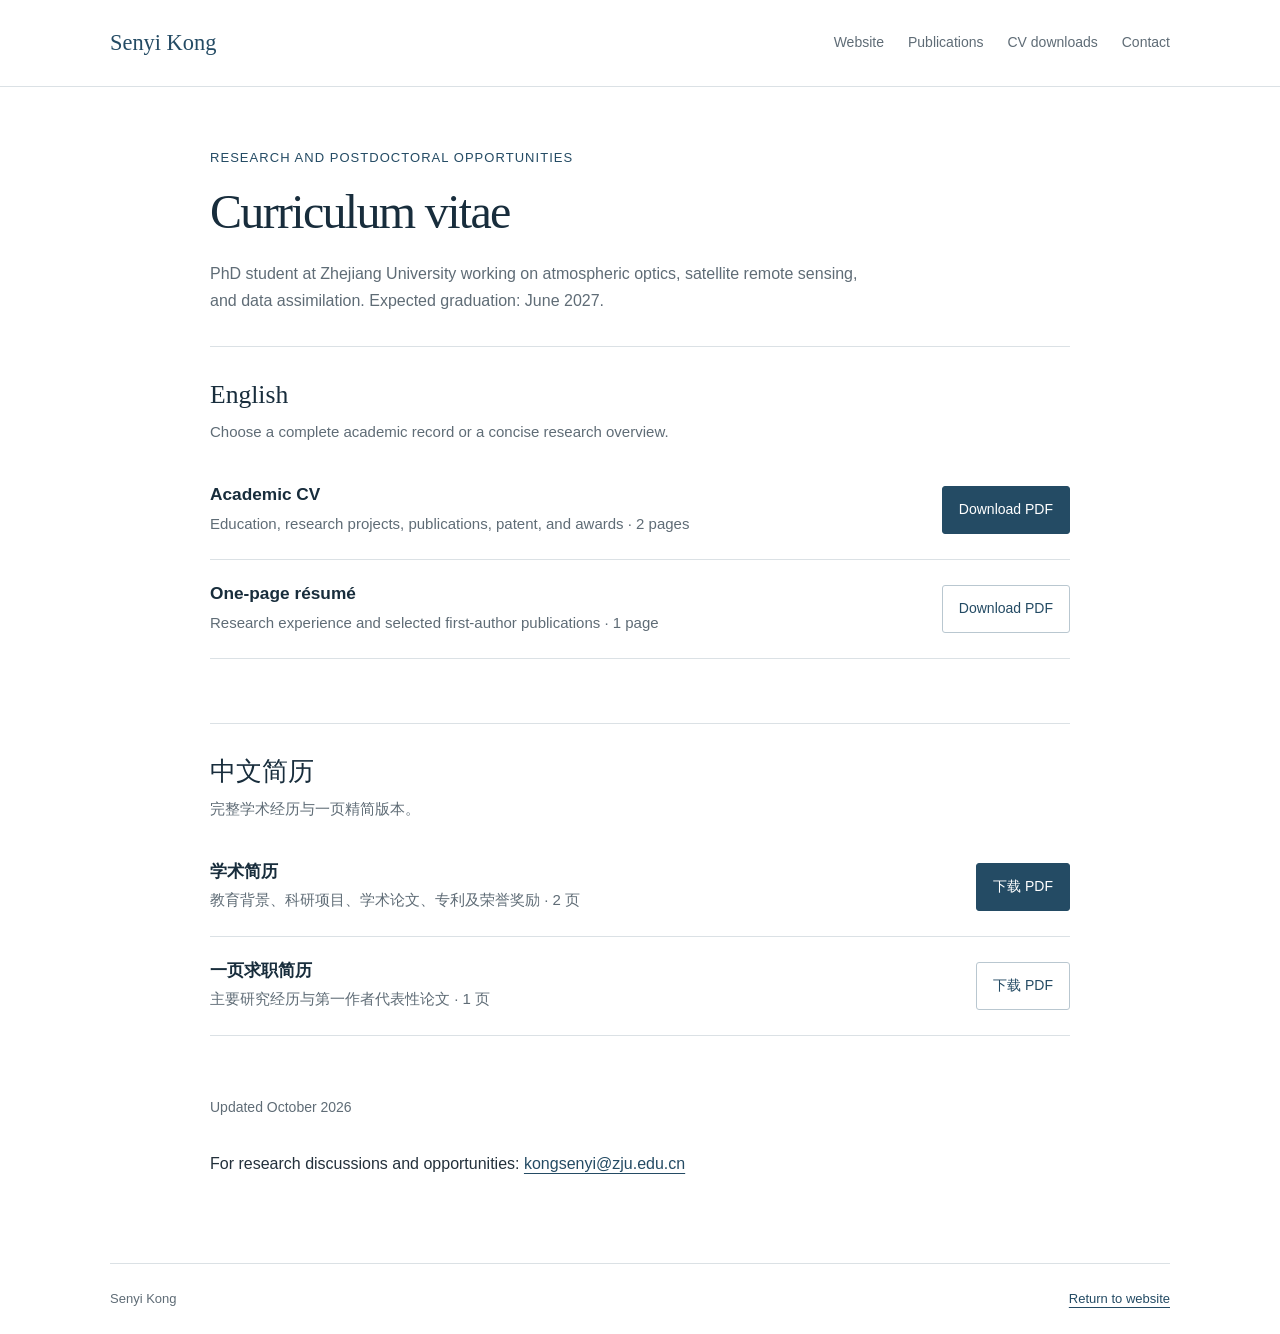
<file: cv/index.html>
<!doctype html>
<html lang="en">
<head>
<meta charset="utf-8">
<meta name="viewport" content="width=device-width, initial-scale=1">
<title>CV Downloads | Senyi Kong</title>
<meta name="description" content="Download Senyi Kong's academic CV and one-page resume in English and Chinese. Atmospheric optics, satellite remote sensing, and data assimilation.">
<meta name="theme-color" content="#244b64">
<link rel="canonical" href="https://senyi-kong.github.io/cv/">
<link rel="icon" type="image/svg+xml" href="data:image/svg+xml,%3Csvg xmlns='http://www.w3.org/2000/svg' viewBox='0 0 64 64'%3E%3Crect width='64' height='64' rx='12' fill='%23244b64'/%3E%3Ctext x='32' y='42' font-size='29' font-family='Georgia' text-anchor='middle' fill='white'%3ESK%3C/text%3E%3C/svg%3E">
<link rel="stylesheet" href="../styles.css">
<style>
.cv-download-main{padding-block:60px 70px;max-width:860px}.cv-download-main h1{font-size:clamp(2.25rem,5vw,3rem);margin-bottom:18px}.cv-download-intro{max-width:650px;color:var(--muted)}.cv-language{padding:32px 0;border-top:1px solid var(--line);margin-top:32px}.cv-language h2{font-size:1.6rem;margin-bottom:8px}.cv-language>p{color:var(--muted);font-size:.9375rem}.cv-download-row{display:grid;grid-template-columns:1fr auto;gap:20px;align-items:center;padding:23px 0;border-bottom:1px solid var(--line)}.cv-download-row h3{margin:0 0 5px}.cv-download-row p{margin:0;color:var(--muted);font-size:.9375rem}.cv-download-row .button{min-height:44px;white-space:nowrap}.cv-update{color:var(--muted);font-size:.875rem;margin-top:28px}.cv-contact{margin-top:30px}.profile-links{flex-wrap:wrap}@media(max-width:650px){.cv-download-main{padding-block:35px 45px}.cv-download-row{grid-template-columns:1fr;gap:14px}.cv-download-row .button{justify-self:start;flex:initial}.cv-language{margin-top:24px}}
</style>
</head>
<body>
<a class="skip-link" href="#main">Skip to content</a>
<header class="site-header"><div class="shell nav-wrap"><a class="wordmark" href="../">Senyi Kong</a><nav aria-label="Primary navigation"><a href="../">Website</a><a href="../#publications">Publications</a><a href="./" aria-current="page">CV downloads</a><a href="../#contact">Contact</a></nav></div></header>
<main class="shell cv-download-main" id="main">
<p class="eyebrow">Research and postdoctoral opportunities</p>
<h1>Curriculum vitae</h1>
<p class="cv-download-intro">PhD student at Zhejiang University working on atmospheric optics, satellite remote sensing, and data assimilation. Expected graduation: June 2027.</p>
<section class="cv-language" aria-labelledby="english-title">
<h2 id="english-title">English</h2><p>Choose a complete academic record or a concise research overview.</p>
<article class="cv-download-row"><div><h3>Academic CV</h3><p>Education, research projects, publications, patent, and awards · 2 pages</p></div><a class="button primary" href="../assets/Senyi-Kong-CV-English.pdf" download="Senyi-Kong-CV-English.pdf" aria-label="Download English academic CV PDF">Download PDF</a></article>
<article class="cv-download-row"><div><h3>One-page résumé</h3><p>Research experience and selected first-author publications · 1 page</p></div><a class="button" href="../assets/Senyi-Kong-Resume-One-Page.pdf" download="Senyi-Kong-Resume-One-Page.pdf" aria-label="Download English one-page resume PDF">Download PDF</a></article>
</section>
<section class="cv-language" lang="zh-CN" aria-labelledby="chinese-title">
<h2 id="chinese-title">中文简历</h2><p>完整学术经历与一页精简版本。</p>
<article class="cv-download-row"><div><h3>学术简历</h3><p>教育背景、科研项目、学术论文、专利及荣誉奖励 · 2 页</p></div><a class="button primary" href="../assets/Senyi-Kong-CV-Chinese.pdf" download="Senyi-Kong-CV-Chinese.pdf" aria-label="下载中文版学术简历 PDF">下载 PDF</a></article>
<article class="cv-download-row"><div><h3>一页求职简历</h3><p>主要研究经历与第一作者代表性论文 · 1 页</p></div><a class="button" href="../assets/Senyi-Kong-Resume-One-Page-Chinese.pdf" download="Senyi-Kong-Resume-One-Page-Chinese.pdf" aria-label="下载中文版一页求职简历 PDF">下载 PDF</a></article>
</section>
<p class="cv-update">Updated October 2026</p>
<p class="cv-contact">For research discussions and opportunities: <a href="mailto:kongsenyi@zju.edu.cn">kongsenyi@zju.edu.cn</a></p>
</main>
<footer class="shell"><span>Senyi Kong</span><a href="../">Return to website</a></footer>
</body>
</html>
</file>
<file: styles.css>
:root{--ink:#23303b;--accent:#244b64;--muted:#5f6c76;--line:#dbe1e5;--soft:#f5f7f8;--paper:#fff}
*{box-sizing:border-box}html{scroll-behavior:smooth;scroll-padding-top:110px}body{margin:0;background:var(--paper);color:var(--ink);font-family:"Segoe UI",Arial,sans-serif;font-size:16px;line-height:1.7}a{color:var(--accent);text-underline-offset:4px}a:hover{text-decoration:underline}a:focus-visible,summary:focus-visible{outline:2px solid var(--accent);outline-offset:5px}p{margin:0 0 1rem}h1,h2,h3{line-height:1.25;color:#182d3c}h1,h2{font-family:Georgia,"Times New Roman",serif;font-weight:400}h1{font-size:3.5rem;letter-spacing:-.035em;margin:0 0 12px}h2{font-size:2.05rem;margin:0}h3{font-size:1.08rem;font-weight:600;margin:0 0 9px}.shell{width:min(1060px,calc(100% - 64px));margin-inline:auto}.site-header{position:sticky;top:0;z-index:20;background:rgba(255,255,255,.97);border-bottom:1px solid var(--line)}.nav-wrap{display:flex;align-items:center;justify-content:space-between;gap:30px;min-height:86px}.wordmark{font-family:Georgia,serif;font-size:1.4rem;white-space:nowrap;text-decoration:none}.nav-wrap nav{display:flex;gap:24px;flex-wrap:wrap}.nav-wrap nav a{font-size:.875rem;color:var(--muted);text-decoration:none}.nav-wrap nav a:hover,.nav-wrap nav a.active{color:var(--accent);text-decoration:underline}.skip-link{position:absolute;left:16px;top:-100px;padding:10px;background:white;z-index:100}.skip-link:focus{top:10px}.intro{display:grid;grid-template-columns:240px 1fr;gap:70px;padding-top:74px;padding-bottom:70px;align-items:start}.portrait-panel{margin:6px 0 0}.portrait,.portrait-placeholder{display:block;width:100%;aspect-ratio:23/28;object-fit:cover;background:#f0f3f4;border:1px solid var(--line)}.portrait-placeholder{display:flex;flex-direction:column;align-items:center;justify-content:center;gap:20px}.portrait-initials{font-family:Georgia,serif;font-size:3rem;color:#536c7d}.portrait-label{color:#5f707c;font-size:.875rem}.portrait-panel figcaption{font-size:.875rem;color:var(--muted);margin-top:16px;line-height:1.5}.eyebrow,.small-label{font-size:.8125rem;color:var(--accent);letter-spacing:.08em;text-transform:uppercase;margin-bottom:13px}.role{font-size:1.05rem;color:var(--muted);line-height:1.5;margin-bottom:24px}.intro-description{font-size:1.125rem;max-width:680px}.secondary{color:var(--muted)}.profile-links{display:flex;gap:25px;margin:24px 0;font-size:.9375rem}.download-links{display:flex;gap:12px;flex-wrap:wrap;margin-top:27px}.button{display:inline-flex;gap:18px;align-items:center;padding:11px 16px;border:1px solid #b9c7d0;color:var(--accent);text-decoration:none;font-size:.875rem;border-radius:3px}.button span{font-size:.75rem;color:var(--muted);white-space:nowrap}.button.primary{background:var(--accent);color:white;border-color:var(--accent)}.button.primary span{color:#e0e9ef}.button:hover{background:#edf2f5;text-decoration:none}.button.primary:hover{background:#18384e}.section{padding:55px 0;border-top:1px solid var(--line)}.section-header{margin-bottom:30px;display:flex;align-items:baseline;justify-content:space-between;gap:25px}.section-header p{margin:0;color:var(--muted);font-size:.9375rem;max-width:480px}.research-grid{display:grid;grid-template-columns:repeat(3,1fr);gap:38px}.section-number{font-size:.8125rem;color:var(--muted);display:block;margin-bottom:18px}.research-grid p{color:var(--muted);margin:0}.publication{border-bottom:1px solid var(--line);scroll-margin-top:110px}.publication:first-child{border-top:1px solid var(--line)}.publication summary{display:grid;grid-template-columns:65px 1fr;gap:22px;cursor:pointer;list-style:none;padding:24px 0}.publication summary::-webkit-details-marker{display:none}.pub-year{font-size:.875rem;color:var(--muted);padding-top:3px;font-variant-numeric:tabular-nums}.pub-heading{display:block}.pub-title{display:block;font-size:1.1rem;font-weight:500;color:var(--ink);line-height:1.5}.publication summary:hover .pub-title{color:var(--accent);text-decoration:underline;text-underline-offset:4px}.pub-meta{display:block;font-size:.875rem;color:var(--muted);margin-top:6px}.pub-read{display:flex;justify-content:space-between;align-items:center;color:var(--accent);font-size:.8125rem;margin-top:9px}.pub-read>span{font-size:1.4rem;line-height:1}.publication[open] .pub-read>span{transform:rotate(45deg)}.publication-body{padding:0 0 30px 87px;max-width:950px}.publication-body>p:not(.pub-authors){max-width:800px}.pub-authors{font-size:.875rem;color:var(--muted);margin-bottom:12px}.topic{display:block;color:var(--accent);font-size:.8125rem;margin:0 0 14px;font-weight:600}.publication-body figure{margin:22px 0;background:var(--soft);border:1px solid var(--line);padding:18px}.publication-body figure img{display:block;width:100%;height:auto}.publication-body figcaption{font-size:.8125rem;color:#4e606e;line-height:1.6;padding:0 7px 4px}.publication-body figcaption span{display:block;color:var(--muted);font-size:.75rem}.inline-link{font-size:.9375rem}.doi{display:block;font-size:.8125rem;color:var(--muted);margin-top:7px;overflow-wrap:anywhere}.cv-group{margin-bottom:38px}.group-heading{font-size:1.1rem;color:var(--accent);margin:0 0 20px;font-weight:600}.cv-row{display:grid;grid-template-columns:225px 1fr;gap:30px;margin:0 0 24px}.cv-row p{margin:0 0 5px}.date{color:var(--muted);font-size:.875rem;padding-top:1px}.cv-row .secondary{font-size:.9375rem}.project{margin-bottom:27px}.section-note{font-size:.8125rem;color:var(--muted);margin-top:-9px;margin-bottom:24px}.cv-columns{display:grid;grid-template-columns:1fr 1fr;gap:55px;padding-top:12px}.plain-list{padding-left:19px;margin:0 0 18px}.plain-list li{margin-bottom:6px}.patent-heading{margin-top:30px}.awards{padding:0;margin:0;list-style:none}.awards li{font-size:.9375rem;margin-bottom:16px}.awards li>span{display:block;color:var(--muted);font-size:.8125rem}.placeholder{font-size:.875rem;color:#64717b;font-style:italic}.opportunities{display:grid;grid-template-columns:1.3fr 1fr;gap:65px}.application-note{padding-left:25px;border-left:2px solid var(--line)}.graduation{font-size:1.5rem;font-family:Georgia,serif;margin-bottom:16px}.resource-grid{display:grid;grid-template-columns:1fr 1fr;gap:0 40px}.resource-grid>a,.resource-grid>div{padding:18px 0;border-top:1px solid var(--line);text-decoration:none}.resource-grid strong{display:block;font-size:1rem;font-weight:500}.resource-grid span{display:block;font-size:.875rem;color:var(--muted);margin-top:2px}.resource-grid a:hover strong{text-decoration:underline}.resource-placeholder{color:var(--muted)}.personal-section{padding:38px 0}.personal-section .section-header{margin-bottom:15px}.personal-section h2{font-size:1.65rem}.personal-copy{max-width:760px}.personal-copy p{margin:0}.contact-section{padding-bottom:65px}.contact-section h2{margin-bottom:17px}.contact-section p{font-size:.9375rem}.email-link{display:inline-block;margin:0 0 15px;font-family:Georgia,serif;font-size:1.5rem;overflow-wrap:anywhere}footer{display:flex;gap:25px;justify-content:space-between;align-items:center;border-top:1px solid var(--line);padding-block:24px;color:var(--muted);font-size:.8125rem}footer a{font-size:.8125rem}
@media(max-width:900px){.nav-wrap{align-items:flex-start;flex-direction:column;gap:14px;padding:20px 0}.nav-wrap nav{gap:15px 23px}.intro{gap:35px;grid-template-columns:200px 1fr}.research-grid{gap:24px}.section-header{display:block}.section-header p{margin-top:13px}.cv-row{grid-template-columns:180px 1fr;gap:23px}.cv-columns{gap:30px}.opportunities{gap:30px}}
@media(max-width:650px){html{scroll-padding-top:22px}.shell{width:calc(100% - 38px)}.site-header{position:static}.nav-wrap{gap:15px}.nav-wrap nav{gap:9px 18px}.nav-wrap nav a{font-size:.875rem}.intro{display:flex;flex-direction:column;gap:29px;padding-top:36px;padding-bottom:38px}.portrait-panel{width:160px}.portrait-panel figcaption{display:none}h1{font-size:2.8rem}.intro-description{font-size:1.0625rem}.section{padding:36px 0}h2{font-size:1.8rem}.research-grid,.cv-columns,.opportunities,.resource-grid{grid-template-columns:1fr;gap:26px}.research-grid article{padding-bottom:5px}.section-number{margin-bottom:9px}.publication summary{grid-template-columns:40px 1fr;gap:13px;padding:20px 0}.pub-title{font-size:1rem}.publication-body{padding-left:0}.publication-body figure{padding:9px}.publication-body figure img{min-width:610px}.publication-body figure{overflow-x:auto}.publication-body figcaption{min-width:250px}.cv-row{grid-template-columns:1fr;gap:5px;margin-bottom:27px}.cv-columns{padding-top:0}.resource-grid{gap:0}.application-note{padding-left:19px}.button{flex:1 1 230px;justify-content:space-between}.contact-section .email-link{font-size:1.2rem}footer{flex-wrap:wrap;gap:10px 20px}.publication{scroll-margin-top:20px}}
.portrait{height:auto;aspect-ratio:2614/3408}.personal-copy p+p{margin-top:12px}.interest-list{display:flex;gap:12px 28px;flex-wrap:wrap;margin:20px 0 0;padding:0;list-style:none;color:var(--accent);font-size:.875rem}.interest-list li{border-bottom:1px solid var(--line);padding-bottom:5px}
/* Photo journal: scoped to the personal section so academic content stays unchanged. */
.personal-section{padding:62px 0 60px}
.personal-heading{display:grid;grid-template-columns:1fr 1.25fr;gap:60px;align-items:start;margin-bottom:30px}
.personal-section h2{font-size:clamp(2rem,3vw,2.65rem);letter-spacing:-.025em}
.personal-heading .eyebrow{color:#985036;margin-bottom:10px}
.personal-copy{max-width:590px;color:var(--muted);font-size:.975rem}
.personal-copy p+p{margin-top:10px}
.gallery-note{display:flex;align-items:center;flex-wrap:wrap;gap:9px;color:var(--muted);font-size:.8125rem;margin:0 0 20px}
.draft-dot{width:7px;height:7px;background:#b66d4f;border-radius:50%;flex:none}
.note-divider{color:#a1aab0;margin-inline:3px}
.activity-grid{display:grid;grid-template-columns:1.2fr 1fr 1fr;gap:30px 22px;align-items:stretch}
.activity{display:flex;flex-direction:column;min-width:0;margin:0}
.activity-sport{grid-row:span 2}
.activity-media{position:relative;aspect-ratio:4/3;overflow:hidden;border-radius:2px;flex-shrink:0}
.activity-sport .activity-media{aspect-ratio:auto;flex:1;min-height:350px}
.activity-media>img{display:block;position:absolute;inset:0;width:100%;height:100%;object-fit:cover;object-position:var(--photo-position,center)}
.activity-placeholder{display:flex;flex-direction:column;justify-content:space-between;padding:20px 23px;background:var(--photo-background);color:var(--photo-ink)}
.activity-placeholder::after{content:"";position:absolute;inset:10px;border:1px solid currentColor;opacity:.2;pointer-events:none}
.activity-sport{--photo-background:#244b64;--photo-ink:#fff6ea}
.activity-art{--photo-background:#904b36;--photo-ink:#fff6ea}
.activity-music{--photo-background:#eadfce;--photo-ink:#46372e}
.activity-culture{--photo-background:#dfe9e3;--photo-ink:#285145}
.activity-community{--photo-background:#e5ebef;--photo-ink:#244b64}
.photo-tag{font-size:.625rem;font-weight:600;letter-spacing:.13em;text-transform:uppercase;line-height:1.5}
.placeholder-word{display:block;font-family:Georgia,"Times New Roman",serif;font-size:clamp(2rem,3vw,2.65rem);line-height:1.02;letter-spacing:-.035em;padding:12px 0}
.placeholder-word em{font-weight:400}
.activity-sport .placeholder-word{font-size:clamp(3.25rem,5.7vw,5rem);padding-block:35px}
.activity-sport .placeholder-word em{color:#f3b69a}
.photo-hint{font-size:.6875rem;line-height:1.5;max-width:25ch}
.activity figcaption{padding:17px 0 0}
.activity-label{display:block;font-size:.625rem;letter-spacing:.1em;text-transform:uppercase;font-weight:600;color:#985036;margin-bottom:6px}
.activity h3{font-size:1rem;line-height:1.4;margin:0 0 5px}
.activity figcaption p{font-size:.875rem;line-height:1.6;color:var(--muted);margin:0;max-width:35ch}
@media(max-width:900px){
  .personal-heading{grid-template-columns:1fr 1.25fr;gap:30px}
  .activity-grid{grid-template-columns:1fr 1fr;gap:30px 24px}
  .activity-sport{grid-column:1/-1;grid-row:auto}
  .activity-sport .activity-media{aspect-ratio:16/8;flex:initial;min-height:0}
  .activity-sport .placeholder-word{font-size:4rem;padding-block:18px}
  .activity-sport figcaption p{max-width:none}
}
@media(max-width:650px){
  .personal-section{padding:38px 0}
  .personal-heading{grid-template-columns:1fr;gap:20px;margin-bottom:23px}
  .personal-copy{font-size:.9375rem}
  .gallery-note{font-size:.75rem;gap:6px}
  .gallery-note .note-divider{display:none}
  .gallery-note .note-divider+span{flex-basis:100%}
  .activity-grid{grid-template-columns:1fr;gap:28px}
  .activity-sport{grid-column:auto}
  .activity-media,.activity-sport .activity-media{aspect-ratio:4/3;min-height:0}
  .activity-placeholder{padding:23px 26px}
  .placeholder-word{font-size:2.85rem}
  .activity-sport .activity-media{min-height:250px}
  .activity-sport .placeholder-word{font-size:3.6rem;padding-block:12px}
  .activity figcaption{padding-top:13px}
  .activity figcaption p{max-width:none}
}
@media print{.activity{break-inside:avoid}.activity-grid{display:block}.activity{margin-bottom:20px}.activity-media,.activity-sport .activity-media{max-height:160px;min-height:0;flex:initial;aspect-ratio:3/1}.activity-placeholder{background:#f5f5f5;color:#23303b}.activity-sport .placeholder-word,.placeholder-word{font-size:2rem;padding:0}.activity-sport .placeholder-word em{color:inherit}}
@media(prefers-reduced-motion:reduce){html{scroll-behavior:auto}}
.research-profiles{margin:28px 0 0;color:var(--muted);font-size:.9375rem}
.publication-body .paper-figure{background:#fff}
.publication-body .paper-figure img{width:100%;min-width:0;max-height:640px;object-fit:contain;margin-bottom:16px}
.paper-figure>a{display:block;cursor:zoom-in}
@media print{.site-header,.skip-link,.download-links,footer{display:none}.shell{width:100%}.intro{padding-top:0}.section{break-inside:auto}body{font-size:11pt}.publication-body{display:block}a{color:inherit}.portrait-panel{width:150px}}

.opportunity-status{color:var(--accent);font-size:1rem;margin:0 0 20px;max-width:680px}

/* Display the complete photo mosaics at their native proportions. */
.activity-composite,.activity-sport .activity-composite{aspect-ratio:auto;min-height:0;flex:initial;background:none}
.activity-composite>a{display:block;cursor:zoom-in}
.activity-composite img{position:static;display:block;width:100%;height:auto;object-fit:contain}
@media(min-width:651px) and (max-width:900px){.activity-sport{grid-column:auto;grid-row:span 2}}
@media(max-width:650px){.activity-sport{grid-row:auto}}
@media print{.activity-composite,.activity-sport .activity-composite{max-height:none;aspect-ratio:auto}.activity-composite img{max-height:250px;width:auto;max-width:100%}}
</file>
